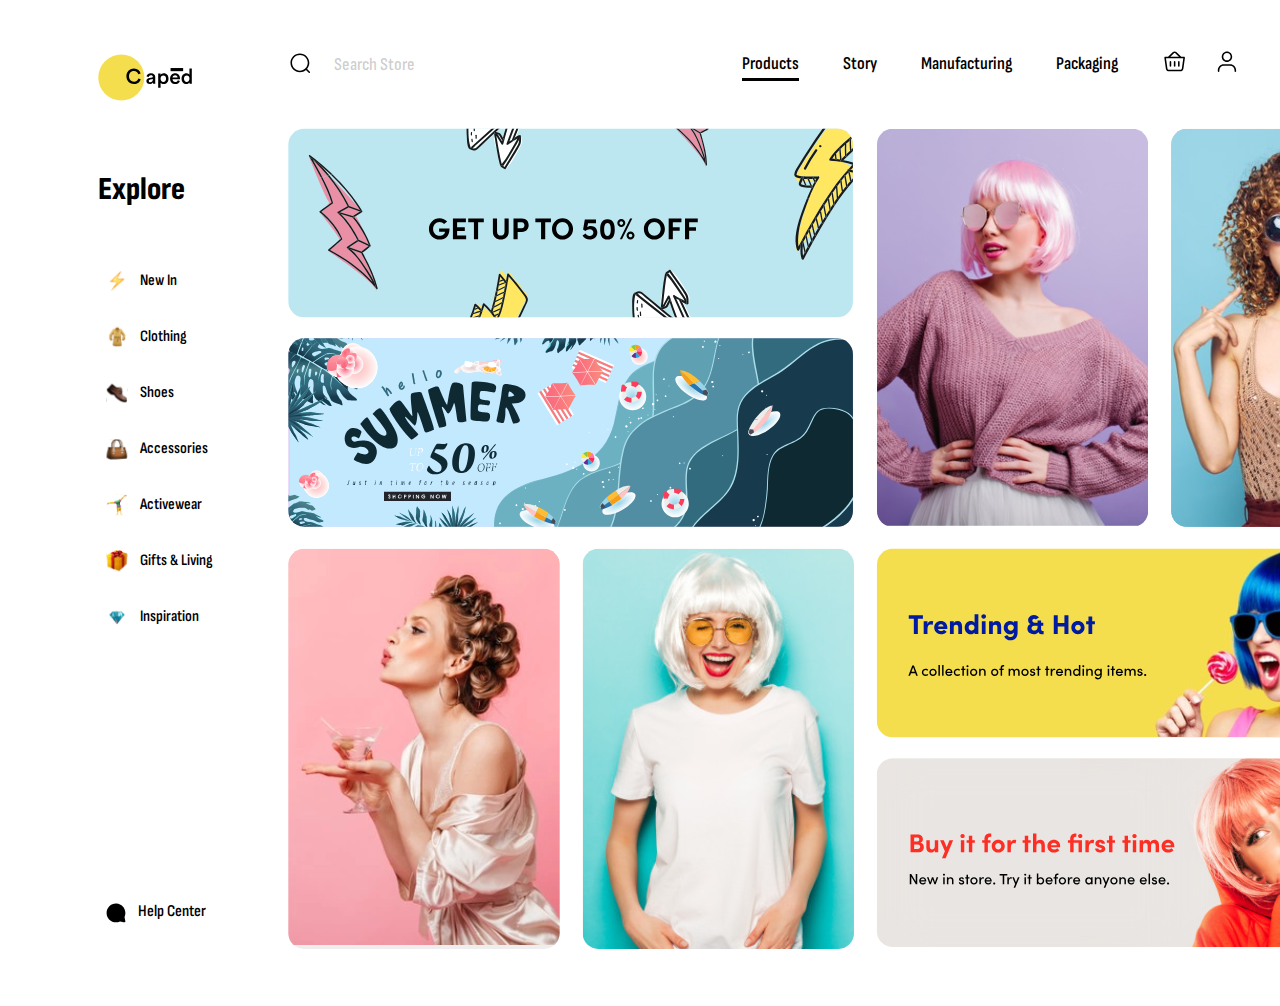
<file: index.html>
<!DOCTYPE html>
<html lang="en">

<head>
    <meta charset="UTF-8">
    <meta name="viewport" content="width=device-width, initial-scale=1.0">
    <title>Document</title>
    <link rel="stylesheet" href="./css/styles.css">
    <!-- Embed fonts -->
    <link rel="preconnect" href="https://fonts.googleapis.com">
    <link rel="preconnect" href="https://fonts.gstatic.com" crossorigin>
    <link href="https://fonts.googleapis.com/css2?family=Sofia+Sans+Condensed:wght@400;500;600;800&display=swap"
        rel="stylesheet">
    <!-- favicons -->
    <link rel="apple-touch-icon" sizes="180x180" href="./favicon_io (1)">
    <link rel="icon" type="image/png" sizes="32x32" href="./favicon_io (1)/favicon-32x32.png">
    <link rel="icon" type="image/png" sizes="16x16" href="./favicon_io (1)/favicon-16x16.png">
    <link rel="manifest" href="./favicon_io (1)/site.webmanifest">

</head>

<body>
    <div class="wrapper">
        <div class="wrapper-inner">
            <!-- sidebar -->
            <aside class="sidebar">
                <a href="" class="logo">
                    <img src="./img/caped.svg" alt="">
                </a>

                <h2 class="heading">Explore</h2>

                <nav class="nav">
                    <a href="" class="nav-item">
                        <img src="./icon/icon1.svg" alt="" class="icon" />New In</a>
                    <a href="" class="nav-item">
                        <img src="./icon/icon2.svg" alt="" class="icon" />Clothing</a>
                    <a href="" class="nav-item">
                        <img src="./icon/icon3.svg" alt="" class="icon" />Shoes</a>
                    <a href="" class="nav-item">
                        <img src="./icon/icon4.svg" alt="" class="icon" />Accessories</a>
                    <a href="" class="nav-item">
                        <img src="./icon/icon5.svg" alt="" class="icon" />Activewear</a>
                    <a href="" class="nav-item">
                        <img src="./icon/icon6.svg" alt="" class="icon" />Gifts & Living</a>
                    <a href="" class="nav-item">
                        <img src="./icon/icon7.svg" alt="" class="icon" />Inspiration</a>
                </nav>

                <section class="section">
                    <a href="#" class="section-item">
                        <img src="./icon/icon8.svg" alt="">
                        Help Center
                    </a>
                </section>
            </aside>

            <!-- header -->
            <header class="header">
                <form action="" class="search-form">
                    <img src="./img/search.svg" alt="icon" class="icon">
                    <input type="text" class="search" placeholder="Search Store">
                </form>

                <nav class="nav">
                    <a href="#" class="nav-link active">Products</a>
                    <a href="#" class="nav-link">Story</a>
                    <a href="#" class="nav-link">Manufacturing</a>
                    <a href="#" class="nav-link">Packaging</a>
                </nav>

                <div class="actions">
                    <a href="#" class="actions-link">
                        <img src="./img/basket.svg" alt="" class="actions-link"></a>
                    <a href="#" class="actions-link">
                        <img src="./img/person.svg" alt="" class="actions-link"></a>
                </div>

            </header>


            <!-- main -->
            <main class="main">
                <div class="wide">
                    <img src="./img/item-1.svg" alt="">
                </div>

                <div class="tall">
                    <img src="./img/item-3.svg" alt="">
                </div>

                <div class="wide">
                    <img src="./img/item-2.svg" alt="">
                </div>

                <div class="tall">
                    <img src="./img/item-4.svg" alt="">
                </div>

                <div class="tall">
                    <img src="./img/item-5.svg" alt="">
                </div>

                <div class="tall">
                    <img src="./img/item-6.svg" alt="">
                </div>

                <div class="wide">
                    <img src="./img/item-7.svg" alt="">
                </div>

                <div class="wide">
                    <img src="./img/item-8.svg" alt="">
                </div>
            </main>
        </div>
    </div>
</body>

</html>
</file>
<file: css/styles.css>
/* http://meyerweb.com/eric/tools/css/reset/ 
   v2.0 | 20110126
   License: none (public domain)
*/
html, body, div, span, applet, object, iframe,
h1, h2, h3, h4, h5, h6, p, blockquote, pre,
a, abbr, acronym, address, big, cite, code,
del, dfn, em, img, ins, kbd, q, s, samp,
small, strike, strong, sub, sup, tt, var,
b, u, i, center,
dl, dt, dd, ol, ul, li,
fieldset, form, label, legend,
table, caption, tbody, tfoot, thead, tr, th, td,
article, aside, canvas, details, embed,
figure, figcaption, footer, header, hgroup,
menu, nav, output, ruby, section, summary,
time, mark, audio, video {
  margin: 0;
  padding: 0;
  border: 0;
  font-size: 100%;
  font: inherit;
  vertical-align: baseline;
}

/* HTML5 display-role reset for older browsers */
article, aside, details, figcaption, figure,
footer, header, hgroup, menu, nav, section {
  display: block;
}

body {
  line-height: 1;
}

ol, ul {
  list-style: none;
}

blockquote, q {
  quotes: none;
}

blockquote:before, blockquote:after,
q:before, q:after {
  content: "";
  content: none;
}

table {
  border-collapse: collapse;
  border-spacing: 0;
}

html {
  font-size: 62.5%;
}

body {
  font-size: 1.6rem;
  font-family: "Sofia Sans Condensed", sans-serif;
}

input, button, textarea, select {
  font-family: inherit;
  outline: none;
  border: none;
}

a {
  text-decoration: none;
}

.wrapper-inner {
  width: 1200px;
  margin: 0 auto;
  display: grid;
  padding-bottom: 60px;
  grid-template-columns: 1fr 1fr 1fr 1fr 1fr;
  grid-template-rows: auto repeat(4, 1fr);
  gap: 0px 38px;
  grid-auto-flow: row;
  grid-template-areas: "sidebar header header header header" "sidebar main main main main" "sidebar main main main main" "sidebar main main main main" "sidebar main main main main";
}

.sidebar {
  grid-area: sidebar;
  padding: 54px 0 0 58px;
}
.sidebar .heading {
  margin-top: 60px;
  font-size: 3.2rem;
  font-weight: 800;
  line-height: 49px;
}
.sidebar .nav {
  display: flex;
  flex-direction: column;
  margin-top: 48px;
  row-gap: 18px;
}
.sidebar .nav .icon {
  width: 22px;
  height: 22px;
  object-fit: contain;
}
.sidebar .nav-item {
  display: flex;
  align-items: center;
  column-gap: 12px;
  font-size: 16px;
  font-weight: 600;
  line-height: 16px;
  color: #000;
  padding: 8px;
  border-radius: 4px;
}
.sidebar .nav-item:hover {
  background: rgba(202, 199, 202, 0.733);
  transition: 0.3s ease;
}
.sidebar .section .section-item {
  display: flex;
  color: #000;
  font-size: 16.456px;
  font-weight: 600;
  column-gap: 12px;
  padding: 8px;
  border-radius: 4px;
  margin-top: 259px;
}
.sidebar .section .section-item:hover {
  background: rgba(202, 199, 202, 0.733);
  transition: 0.3s ease;
}

.header {
  grid-area: header;
  display: flex;
  align-items: center;
  height: 128px;
}

.search-form {
  display: flex;
  align-items: center;
  column-gap: 18px;
  margin-right: auto;
}
.search-form .search {
  font-size: 1.8rem;
  background: #fff;
  font-weight: 600;
}
.search-form .search::placeholder {
  color: rgba(0, 0, 0, 0.2);
}

.header .nav {
  display: flex;
  column-gap: 44px;
}

.header .nav-link {
  position: relative;
  color: #000;
  font-size: 1.8rem;
  font-weight: 600;
  padding: 8px 0;
}
.header .nav-link::after {
  content: "";
  position: absolute;
  bottom: 0;
  left: 0;
  width: 0;
  height: 3px;
  background: #000;
  transition: 0.5s ease;
}
.header .nav-link:hover::after, .header .nav-link.active::after {
  width: 100%;
}

.header .actions {
  display: flex;
  column-gap: 26px;
  margin-left: 44px;
  align-items: center;
}

.main {
  grid-area: main;
  display: grid;
  grid-template-columns: 1fr 1fr 1fr 1fr;
  grid-auto-flow: dense;
  grid-auto-rows: 188px;
  gap: 22px;
}
.main .wide {
  grid-column: span 2;
}
.main .tall {
  grid-row: span 2;
}

/*# sourceMappingURL=styles.css.map */
</file>
